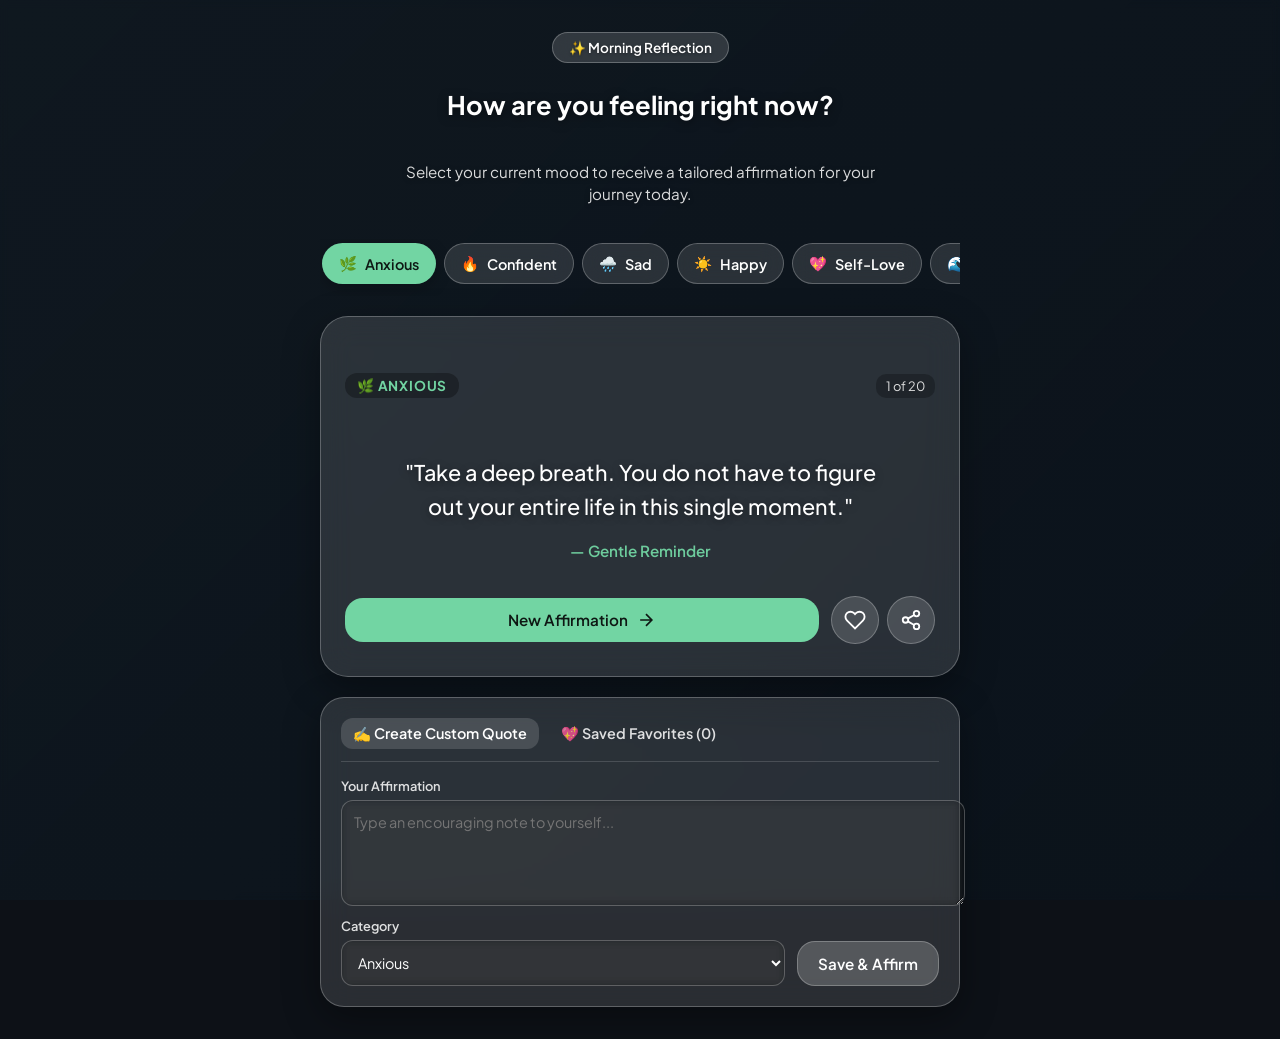
<file: index.html>
<!DOCTYPE html>
<html lang="en">
<head>
  <meta charset="UTF-8" />
  <meta name="viewport" content="width=device-width, initial-scale=1.0" />
  <title>SereneMind - Daily Mood Affirmations</title>
  <link rel="stylesheet" href="style.css" />
  <link rel="preconnect" href="https://fonts.googleapis.com">
  <link rel="preconnect" href="https://fonts.gstatic.com" crossorigin>
  <link href="https://fonts.googleapis.com/css2?family=Plus+Jakarta+Sans:wght@300;400;500;600;700&display=swap" rel="stylesheet">
</head>
<body>

  <!-- Background Dynamic Image and Overlay Layer -->
  <div id="bg-image-layer" class="bg-image-layer"></div>
  <div id="bg-overlay" class="bg-overlay"></div>

  <!-- Main Container -->
  <div class="app-container" id="app-container">
    
    <header class="app-header">
      <div class="time-badge" id="time-badge">✨ Morning Reflection</div>
      <h1 class="greeting-title" id="greeting-title">How are you feeling right now?</h1>
      <p class="greeting-subtitle">Select your current mood to receive a tailored affirmation for your journey today.</p>
    </header>

    <section class="mood-selector" aria-label="Mood Selector">
      <button class="mood-btn active" data-mood="anxious">
        <span class="mood-icon">🌿</span>
        <span class="mood-label">Anxious</span>
      </button>
      <button class="mood-btn" data-mood="confident">
        <span class="mood-icon">🔥</span>
        <span class="mood-label">Confident</span>
      </button>
      <button class="mood-btn" data-mood="sad">
        <span class="mood-icon">🌧️</span>
        <span class="mood-label">Sad</span>
      </button>
      <button class="mood-btn" data-mood="happy">
        <span class="mood-icon">☀️</span>
        <span class="mood-label">Happy</span>
      </button>
      <button class="mood-btn" data-mood="self-love">
        <span class="mood-icon">💖</span>
        <span class="mood-label">Self-Love</span>
      </button>
      <button class="mood-btn" data-mood="overwhelmed">
        <span class="mood-icon">🌊</span>
        <span class="mood-label">Overwhelmed</span>
      </button>
      <button class="mood-btn" data-mood="grateful">
        <span class="mood-icon">✨</span>
        <span class="mood-label">Grateful</span>
      </button>
      <button class="mood-btn" data-mood="burnt-out">
        <span class="mood-icon">🕯️</span>
        <span class="mood-label">Burnt Out</span>
      </button>
      <button class="mood-btn" data-mood="lonely">
        <span class="mood-icon">🌙</span>
        <span class="mood-label">Lonely</span>
      </button>
      <button class="mood-btn" data-mood="hopeful">
        <span class="mood-icon">🌱</span>
        <span class="mood-label">Hopeful</span>
      </button>
    </section>

    <main class="affirmation-card" id="affirmation-card">
      <div class="card-glass-bg"></div>
      
      <div class="card-header">
        <span class="mood-tag" id="current-mood-tag">🌿 Anxious</span>
        <span class="cycle-counter" id="cycle-counter">1 of 20</span>
      </div>

      <div class="quote-wrapper">
        <blockquote id="quote-text">"Take a deep breath. You do not have to figure out your entire life in this single moment."</blockquote>
        <cite id="quote-author">— Gentle Reminder</cite>
      </div>

      <div class="card-actions">
        <button id="next-btn" class="action-btn primary" title="Get Next Affirmation">
          <span>New Affirmation</span>
          <svg width="20" height="20" viewBox="0 0 24 24" fill="none" stroke="currentColor" stroke-width="2"><path d="M5 12h14M12 5l7 7-7 7"/></svg>
        </button>

        <div class="icon-group">
          <button id="favorite-btn" class="action-btn icon-only" title="Save to Favorites">
            <svg id="heart-icon" width="22" height="22" viewBox="0 0 24 24" fill="none" stroke="currentColor" stroke-width="2"><path d="M20.84 4.61a5.5 5.5 0 0 0-7.78 0L12 5.67l-1.06-1.06a5.5 5.5 0 0 0-7.78 7.78l1.06 1.06L12 21.23l7.78-7.78 1.06-1.06a5.5 5.5 0 0 0 0-7.78z"/></svg>
          </button>

          <button id="share-btn" class="action-btn icon-only" title="Generate Shareable Card">
            <svg width="22" height="22" viewBox="0 0 24 24" fill="none" stroke="currentColor" stroke-width="2"><circle cx="18" cy="5" r="3"/><circle cx="6" cy="12" r="3"/><circle cx="18" cy="19" r="3"/><line x1="8.59" y1="13.51" x2="15.42" y2="17.49"/><line x1="15.41" y1="6.51" x2="8.59" y2="10.49"/></svg>
          </button>
        </div>
      </div>
    </main>

    <section class="tools-section">
      <div class="tabs">
        <button class="tab-btn active" data-tab="create-tab">✍️ Create Custom Quote</button>
        <button class="tab-btn" data-tab="favorites-tab">💖 Saved Favorites (<span id="fav-count">0</span>)</button>
      </div>

      <!-- Tab Content: Custom Creator -->
      <div id="create-tab" class="tab-content active">
        <form id="custom-quote-form" class="custom-form">
          <div class="form-group">
            <label for="custom-text">Your Affirmation</label>
            <textarea id="custom-text" placeholder="Type an encouraging note to yourself..." required></textarea>
          </div>
          <div class="form-row">
            <div class="form-group">
              <label for="custom-mood">Category</label>
              <select id="custom-mood">
                <option value="anxious">Anxious</option>
                <option value="confident">Confident</option>
                <option value="sad">Sad</option>
                <option value="happy">Happy</option>
                <option value="self-love">Self-Love</option>
                <option value="overwhelmed">Overwhelmed</option>
                <option value="grateful">Grateful</option>
                <option value="burnt-out">Burnt Out</option>
                <option value="lonely">Lonely</option>
                <option value="hopeful">Hopeful</option>
              </select>
            </div>
            <button type="submit" class="action-btn secondary">Save & Affirm</button>
          </div>
        </form>
      </div>

      <!-- Tab Content: Favorites -->
      <div id="favorites-tab" class="tab-content">
        <div id="favorites-list" class="favorites-list">
          <p class="empty-state">No saved affirmations yet. Click the heart icon on any quote to collect it here!</p>
        </div>
      </div>
    </section>

  </div>

  <div id="share-modal" class="modal">
    <div class="modal-content">
      <button id="close-modal" class="close-btn">&times;</button>
      <h2>Share Your Affirmation</h2>
      <p class="modal-sub">Preview your social image below. Right-click or hold to save!</p>
      <div class="canvas-wrapper">
        <canvas id="share-canvas" width="600" height="600"></canvas>
      </div>
      <a id="download-card-btn" class="action-btn primary full-width" download="affirmation.png">Download Image Card</a>
    </div>
  </div>

  <script src="script.js"></script>
</body>
</html>
</file>
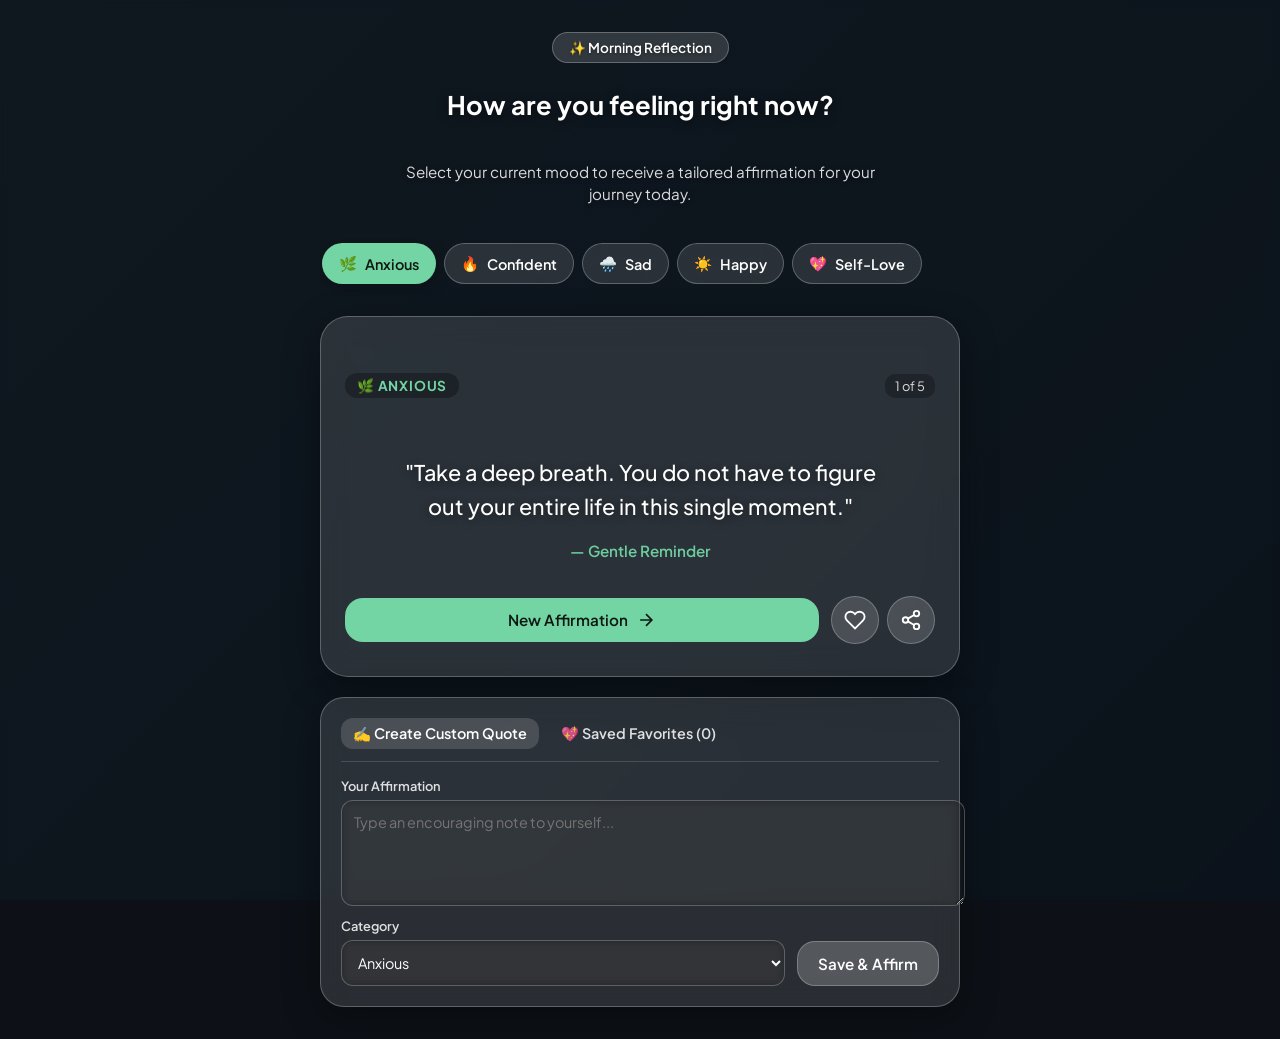
<file: daily_affirmations_app (2).html>
<!DOCTYPE html>
<html lang="en">
<head>
  <meta charset="UTF-8" />
  <meta name="viewport" content="width=device-width, initial-scale=1.0" />
  <title>SereneMind - Daily Mood Affirmations</title>
  <link rel="stylesheet" href="style.css" />
  <link rel="preconnect" href="https://fonts.googleapis.com">
  <link rel="preconnect" href="https://fonts.gstatic.com" crossorigin>
  <link href="https://fonts.googleapis.com/css2?family=Plus+Jakarta+Sans:wght@300;400;500;600;700&display=swap" rel="stylesheet">
</head>
<body>

  <!-- Background Dynamic Overlay -->
  <div id="bg-overlay" class="bg-overlay"></div>

  <!-- Main Container -->
  <div class="app-container">
    
    <header class="app-header">
      <div class="time-badge" id="time-badge">✨ Morning Reflection</div>
      <h1 class="greeting-title" id="greeting-title">How are you feeling right now?</h1>
      <p class="greeting-subtitle">Select your current mood to receive a tailored affirmation for your journey today.</p>
    </header>

    <section class="mood-selector" aria-label="Mood Selector">
      <button class="mood-btn active" data-mood="anxious">
        <span class="mood-icon">🌿</span>
        <span class="mood-label">Anxious</span>
      </button>
      <button class="mood-btn" data-mood="confident">
        <span class="mood-icon">🔥</span>
        <span class="mood-label">Confident</span>
      </button>
      <button class="mood-btn" data-mood="sad">
        <span class="mood-icon">🌧️</span>
        <span class="mood-label">Sad</span>
      </button>
      <button class="mood-btn" data-mood="happy">
        <span class="mood-icon">☀️</span>
        <span class="mood-label">Happy</span>
      </button>
      <button class="mood-btn" data-mood="self-love">
        <span class="mood-icon">💖</span>
        <span class="mood-label">Self-Love</span>
      </button>
    </section>

    <main class="affirmation-card" id="affirmation-card">
      <div class="card-glass-bg"></div>
      
      <div class="card-header">
        <span class="mood-tag" id="current-mood-tag">🌿 Anxious</span>
        <span class="cycle-counter" id="cycle-counter">1 of 5</span>
      </div>

      <div class="quote-wrapper">
        <blockquote id="quote-text">"Take a deep breath. You do not have to figure out your entire life in this single moment."</blockquote>
        <cite id="quote-author">— Gentle Reminder</cite>
      </div>

      <div class="card-actions">
        <button id="next-btn" class="action-btn primary" title="Get Next Affirmation">
          <span>New Affirmation</span>
          <svg width="20" height="20" viewBox="0 0 24 24" fill="none" stroke="currentColor" stroke-width="2"><path d="M5 12h14M12 5l7 7-7 7"/></svg>
        </button>

        <div class="icon-group">
          <button id="favorite-btn" class="action-btn icon-only" title="Save to Favorites">
            <svg id="heart-icon" width="22" height="22" viewBox="0 0 24 24" fill="none" stroke="currentColor" stroke-width="2"><path d="M20.84 4.61a5.5 5.5 0 0 0-7.78 0L12 5.67l-1.06-1.06a5.5 5.5 0 0 0-7.78 7.78l1.06 1.06L12 21.23l7.78-7.78 1.06-1.06a5.5 5.5 0 0 0 0-7.78z"/></svg>
          </button>

          <button id="share-btn" class="action-btn icon-only" title="Generate Shareable Card">
            <svg width="22" height="22" viewBox="0 0 24 24" fill="none" stroke="currentColor" stroke-width="2"><circle cx="18" cy="5" r="3"/><circle cx="6" cy="12" r="3"/><circle cx="18" cy="19" r="3"/><line x1="8.59" y1="13.51" x2="15.42" y2="17.49"/><line x1="15.41" y1="6.51" x2="8.59" y2="10.49"/></svg>
          </button>
        </div>
      </div>
    </main>

    <section class="tools-section">
      <div class="tabs">
        <button class="tab-btn active" data-tab="create-tab">✍️ Create Custom Quote</button>
        <button class="tab-btn" data-tab="favorites-tab">💖 Saved Favorites (<span id="fav-count">0</span>)</button>
      </div>

      <!-- Tab Content: Custom Creator -->
      <div id="create-tab" class="tab-content active">
        <form id="custom-quote-form" class="custom-form">
          <div class="form-group">
            <label for="custom-text">Your Affirmation</label>
            <textarea id="custom-text" placeholder="Type an encouraging note to yourself..." required></textarea>
          </div>
          <div class="form-row">
            <div class="form-group">
              <label for="custom-mood">Category</label>
              <select id="custom-mood">
                <option value="anxious">Anxious</option>
                <option value="confident">Confident</option>
                <option value="sad">Sad</option>
                <option value="happy">Happy</option>
                <option value="self-love">Self-Love</option>
              </select>
            </div>
            <button type="submit" class="action-btn secondary">Save & Affirm</button>
          </div>
        </form>
      </div>

      <!-- Tab Content: Favorites -->
      <div id="favorites-tab" class="tab-content">
        <div id="favorites-list" class="favorites-list">
          <p class="empty-state">No saved affirmations yet. Click the heart icon on any quote to collect it here!</p>
        </div>
      </div>
    </section>

  </div>

  <div id="share-modal" class="modal">
    <div class="modal-content">
      <button id="close-modal" class="close-btn">&times;</button>
      <h2>Share Your Affirmation</h2>
      <p class="modal-sub">Preview your social image below. Right-click or hold to save!</p>
      <div class="canvas-wrapper">
        <canvas id="share-canvas" width="600" height="600"></canvas>
      </div>
      <a id="download-card-btn" class="action-btn primary full-width" download="affirmation.png">Download Image Card</a>
    </div>
  </div>

  <script src="script.js"></script>
</body>
</html>
</file>
<file: style.css>
/* Reset and Base Layout */

{ box-sizing: border-box; margin: 0; padding: 0; }

:root { --primary-accent: #72d5a3; --primary-accent-hover: #51be86; --bg-gradient-start: rgba(20, 35, 45, 0.4); --bg-gradient-end: rgba(10, 20, 30, 0.6); --card-bg: rgba(255, 255, 255, 0.12); --glass-border: rgba(255, 255, 255, 0.25); --glass-shadow: 0 12px 36px 0 rgba(0, 0, 0, 0.35); --text-main: #ffffff; --text-muted: rgba(255, 255, 255, 0.85); }

body { font-family: 'Plus Jakarta Sans', -apple-system, BlinkMacSystemFont, sans-serif; color: var(--text-main); min-height: 100vh; display: flex; justify-content: center; align-items: center; position: relative; overflow-x: hidden; background-color: #0d1117; }

/* Background Photo Layer & Overlays */ .bg-image-layer { position: fixed; top: 0; left: 0; width: 100vw; height: 100vh; background-size: cover; background-position: center center; background-repeat: no-repeat; transition: background-image 0.8s ease-in-out; z-index: -2; }

.bg-overlay { position: fixed; top: 0; left: 0; width: 100vw; height: 100vh; background: linear-gradient(135deg, var(--bg-gradient-start), var(--bg-gradient-end)); backdrop-filter: blur(4px); -webkit-backdrop-filter: blur(4px); transition: background 0.8s ease-in-out; z-index: -1; }

/* App Container */ .app-container { width: 100%; max-width: 640px; padding: 24px 16px; display: flex; flex-direction: column; gap: 20px; z-index: 1; }

/* Header Section */ .app-header { text-align: center; display: flex; flex-direction: column; align-items: center; gap: 8px; }

.time-badge { display: inline-flex; align-items: center; gap: 6px; padding: 6px 16px; background: rgba(255, 255, 255, 0.15); border: 1px solid var(--glass-border); border-radius: 20px; font-size: 0.85rem; font-weight: 600; backdrop-filter: blur(10px); -webkit-backdrop-filter: blur(10px); text-shadow: 0 1px 3px rgba(0, 0, 0, 0.4); }

.greeting-title { font-size: 1.6rem; font-weight: 700; text-shadow: 0 2px 10px rgba(0, 0, 0, 0.5); }

.greeting-subtitle { font-size: 0.95rem; color: var(--text-muted); max-width: 480px; line-height: 1.4; text-shadow: 0 1px 5px rgba(0, 0, 0, 0.4); }

/* Mood Selector Grid */ .mood-selector { display: flex; gap: 8px; overflow-x: auto; padding: 4px 2px 12px 2px; scrollbar-width: none; }

.mood-selector::-webkit-scrollbar { display: none; }

.mood-btn { flex: 0 0 auto; display: flex; align-items: center; gap: 8px; padding: 10px 16px; background: rgba(255, 255, 255, 0.12); border: 1px solid var(--glass-border); border-radius: 24px; color: var(--text-main); font-family: inherit; font-size: 0.9rem; font-weight: 600; cursor: pointer; backdrop-filter: blur(12px); -webkit-backdrop-filter: blur(12px); transition: all 0.25s ease; }

.mood-btn:hover { background: rgba(255, 255, 255, 0.22); transform: translateY(-2px); }

.mood-btn.active { background: var(--primary-accent); color: #0e1713; border-color: transparent; box-shadow: 0 4px 15px rgba(0, 0, 0, 0.25); }

/* Main Affirmation Glass Card */ .affirmation-card { position: relative; background: var(--card-bg); border: 1px solid var(--glass-border); border-radius: 28px; padding: 32px 24px; box-shadow: var(--glass-shadow); backdrop-filter: blur(16px); -webkit-backdrop-filter: blur(16px); border: 1px solid var(--glass-border); border-radius: 24px; z-index: 0; pointer-events: none; /* Glass background should ignore mouse events */ }

/* Ensure interactive elements are above glass background */ .card-header, .quote-wrapper, .card-actions, .mood-btn, .tab-btn, .action-btn { position: relative; z-index: 2; cursor: pointer; }

button {
cursor: pointer;
pointer-events: auto;
}

/* ... existing code ... *//* Reset and Base Layout */

{
box-sizing: border-box;
margin: 0;
padding: 0;
}

:root {
--primary-accent: #72d5a3;
--primary-accent-hover: #51be86;
--bg-gradient-start: rgba(20, 35, 45, 0.4);
--bg-gradient-end: rgba(10, 20, 30, 0.6);
--card-bg: rgba(255, 255, 255, 0.12);
--glass-border: rgba(255, 255, 255, 0.25);
--glass-shadow: 0 12px 36px 0 rgba(0, 0, 0, 0.35);
--text-main: #ffffff;
--text-muted: rgba(255, 255, 255, 0.85);
}

body {
font-family: 'Plus Jakarta Sans', -apple-system, BlinkMacSystemFont, sans-serif;
color: var(--text-main);
min-height: 100vh;
display: flex;
justify-content: center;
align-items: center;
position: relative;
overflow-x: hidden;
background-color: #0d1117;
}

/* Background Photo Layer & Overlays */
.bg-image-layer {
position: fixed;
top: 0;
left: 0;
width: 100vw;
height: 100vh;
background-size: cover;
background-position: center center;
background-repeat: no-repeat;
transition: background-image 0.8s ease-in-out;
z-index: -2;
}

.bg-overlay {
position: fixed;
top: 0;
left: 0;
width: 100vw;
height: 100vh;
background: linear-gradient(135deg, var(--bg-gradient-start), var(--bg-gradient-end));
backdrop-filter: blur(4px);
-webkit-backdrop-filter: blur(4px);
transition: background 0.8s ease-in-out;
z-index: -1;
}

/* App Container */
.app-container {
width: 100%;
max-width: 640px;
padding: 24px 16px;
display: flex;
flex-direction: column;
gap: 20px;
z-index: 1;
}

/* Header Section */
.app-header {
text-align: center;
display: flex;
flex-direction: column;
align-items: center;
gap: 8px;
}

.time-badge {
display: inline-flex;
align-items: center;
gap: 6px;
padding: 6px 16px;
background: rgba(255, 255, 255, 0.15);
border: 1px solid var(--glass-border);
border-radius: 20px;
font-size: 0.85rem;
font-weight: 600;
backdrop-filter: blur(10px);
-webkit-backdrop-filter: blur(10px);
text-shadow: 0 1px 3px rgba(0, 0, 0, 0.4);
}

.greeting-title {
font-size: 1.6rem;
font-weight: 700;
text-shadow: 0 2px 10px rgba(0, 0, 0, 0.5);
}

.greeting-subtitle {
font-size: 0.95rem;
color: var(--text-muted);
max-width: 480px;
line-height: 1.4;
text-shadow: 0 1px 5px rgba(0, 0, 0, 0.4);
}

/* Mood Selector Grid */
.mood-selector {
display: flex;
gap: 8px;
overflow-x: auto;
padding: 4px 2px 12px 2px;
scrollbar-width: none;
}

.mood-selector::-webkit-scrollbar {
display: none;
}

.mood-btn {
flex: 0 0 auto;
display: flex;
align-items: center;
gap: 8px;
padding: 10px 16px;
background: rgba(255, 255, 255, 0.12);
border: 1px solid var(--glass-border);
border-radius: 24px;
color: var(--text-main);
font-family: inherit;
font-size: 0.9rem;
font-weight: 600;
cursor: pointer;
backdrop-filter: blur(12px);
-webkit-backdrop-filter: blur(12px);
transition: all 0.25s ease;
}

.mood-btn:hover {
background: rgba(255, 255, 255, 0.22);
transform: translateY(-2px);
}

.mood-btn.active {
background: var(--primary-accent);
color: #0e1713;
border-color: transparent;
box-shadow: 0 4px 15px rgba(0, 0, 0, 0.25);
}

/* Main Affirmation Glass Card */
.affirmation-card {
position: relative;
background: var(--card-bg);
border: 1px solid var(--glass-border);
border-radius: 28px;
padding: 32px 24px;
box-shadow: var(--glass-shadow);
backdrop-filter: blur(16px);
-webkit-backdrop-filter: blur(16px);
display: flex;
flex-direction: column;
gap: 24px;
}

.card-header {
display: flex;
justify-content: space-between;
align-items: center;
}

.mood-tag {
font-size: 0.85rem;
font-weight: 700;
text-transform: uppercase;
letter-spacing: 0.8px;
color: var(--primary-accent);
background: rgba(0, 0, 0, 0.3);
padding: 4px 12px;
border-radius: 12px;
}

.cycle-counter {
font-size: 0.8rem;
color: var(--text-muted);
background: rgba(0, 0, 0, 0.25);
padding: 4px 10px;
border-radius: 10px;
}

.quote-wrapper {
text-align: center;
padding: 12px 8px;
}

#quote-text {
font-size: 1.35rem;
line-height: 1.6;
font-weight: 500;
margin-bottom: 16px;
text-shadow: 0 2px 8px rgba(0, 0, 0, 0.4);
transition: opacity 0.3s ease;
}

#quote-author {
display: block;
font-size: 0.95rem;
font-style: normal;
font-weight: 600;
color: var(--primary-accent);
opacity: 0.95;
}

/* Action Buttons */
.card-actions {
display: flex;
justify-content: space-between;
align-items: center;
gap: 12px;
flex-wrap: wrap;
}

.action-btn {
font-family: inherit;
border: none;
border-radius: 18px;
padding: 12px 20px;
font-size: 0.95rem;
font-weight: 600;
cursor: pointer;
display: inline-flex;
align-items: center;
justify-content: center;
gap: 8px;
transition: all 0.2s ease;
}

.action-btn.primary {
background: var(--primary-accent);
color: #0e1713;
flex: 1;
}

.action-btn.primary:hover {
background: var(--primary-accent-hover);
transform: translateY(-2px);
}

.action-btn.secondary {
background: rgba(255, 255, 255, 0.2);
color: #ffffff;
border: 1px solid var(--glass-border);
}

.action-btn.secondary:hover {
background: rgba(255, 255, 255, 0.3);
}

.icon-group {
display: flex;
gap: 8px;
}

.action-btn.icon-only {
padding: 12px;
border-radius: 50%;
background: rgba(255, 255, 255, 0.15);
color: #ffffff;
border: 1px solid var(--glass-border);
}

.action-btn.icon-only:hover {
background: rgba(255, 255, 255, 0.28);
}

.action-btn.icon-only.active svg {
fill: #ff5252;
stroke: #ff5252;
}

/* Tools Section (Tabs & Creator/Favorites) */
.tools-section {
background: var(--card-bg);
border: 1px solid var(--glass-border);
border-radius: 24px;
padding: 20px;
backdrop-filter: blur(16px);
-webkit-backdrop-filter: blur(16px);
box-shadow: var(--glass-shadow);
}

.tabs {
display: flex;
gap: 10px;
border-bottom: 1px solid rgba(255, 255, 255, 0.15);
padding-bottom: 12px;
margin-bottom: 16px;
}

.tab-btn {
background: transparent;
border: none;
color: var(--text-muted);
font-family: inherit;
font-size: 0.9rem;
font-weight: 600;
cursor: pointer;
padding: 6px 12px;
border-radius: 12px;
transition: all 0.2s ease;
}

.tab-btn.active {
color: #ffffff;
background: rgba(255, 255, 255, 0.15);
}

.tab-content {
display: none;
}

.tab-content.active {
display: block;
}

/* Custom Quote Form */
.custom-form {
display: flex;
flex-direction: column;
gap: 12px;
}

.form-group {
display: flex;
flex-direction: column;
gap: 6px;
}

.form-group label {
font-size: 0.8rem;
font-weight: 600;
color: var(--text-muted);
}

textarea, select {
width: 100%;
padding: 12px;
background: rgba(0, 0, 0, 0.25);
border: 1px solid var(--glass-border);
border-radius: 12px;
color: #ffffff;
font-family: inherit;
font-size: 0.9rem;
backdrop-filter: blur(5px);
-webkit-backdrop-filter: blur(5px);
}

textarea {
resize: vertical;
min-height: 80px;
}

textarea:focus, select:focus {
outline: none;
border-color: var(--primary-accent);
}

.form-row {
display: flex;
gap: 12px;
align-items: flex-end;
}

.form-row .form-group {
flex: 1;
}

/* Favorites List */
.favorites-list {
display: flex;
flex-direction: column;
gap: 12px;
max-height: 260px;
overflow-y: auto;
padding-right: 4px;
}

.fav-item {
background: rgba(0, 0, 0, 0.2);
border: 1px solid var(--glass-border);
padding: 12px 16px;
border-radius: 14px;
display: flex;
justify-content: space-between;
align-items: center;
gap: 12px;
}

.fav-text {
font-size: 0.9rem;
line-height: 1.4;
}

.remove-fav-btn {
background: transparent;
border: none;
color: rgba(255, 255, 255, 0.6);
cursor: pointer;
font-size: 1.1rem;
}

.remove-fav-btn:hover {
color: #ff5252;
}

.empty-state {
font-size: 0.85rem;
color: var(--text-muted);
text-align: center;
padding: 20px 0;
}

/* Share Modal */
.modal {
display: none;
position: fixed;
top: 0;
left: 0;
width: 100vw;
height: 100vh;
background: rgba(0, 0, 0, 0.7);
backdrop-filter: blur(8px);
z-index: 100;
justify-content: center;
align-items: center;
padding: 16px;
}

.modal.active {
display: flex;
}

.modal-content {
background: #181d28;
border: 1px solid var(--glass-border);
border-radius: 24px;
padding: 24px;
max-width: 480px;
width: 100%;
text-align: center;
position: relative;
display: flex;
flex-direction: column;
gap: 16px;
}

.close-btn {
position: absolute;
top: 16px;
right: 16px;
background: transparent;
border: none;
color: #ffffff;
font-size: 1.5rem;
cursor: pointer;
}

.canvas-wrapper {
width: 100%;
border-radius: 16px;
overflow: hidden;
box-shadow: 0 8px 24px rgba(0,0,0,0.5);
}

canvas {
width: 100%;
height: auto;
display: block;
}

.full-width {
width: 100%;
}

/* Mobile Width Enhancements */
@media (max-width: 480px) {
.greeting-title {
font-size: 1.35rem;
}

#quote-text {
font-size: 1.15rem;
}

.affirmation-card {
padding: 24px 16px;
}

.form-row {
flex-direction: column;
align-items: stretch;
}
}
</file>
